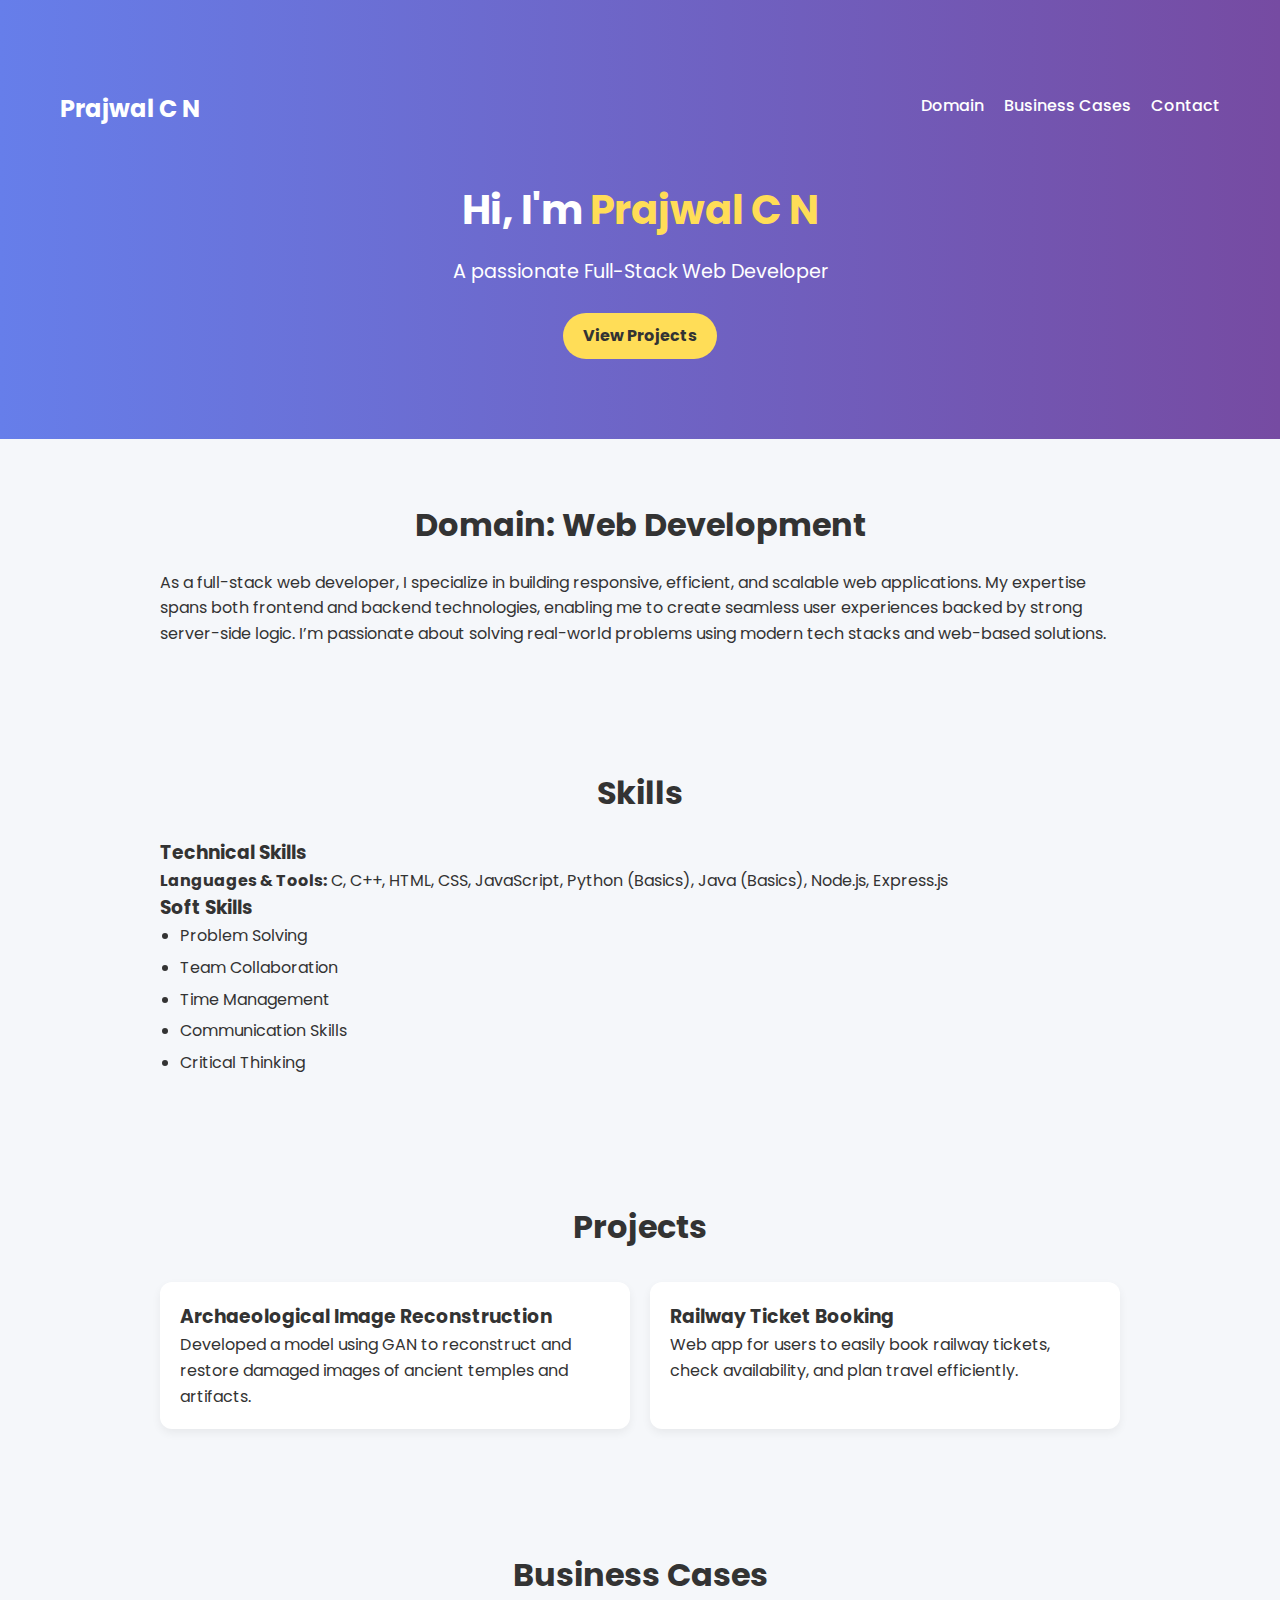
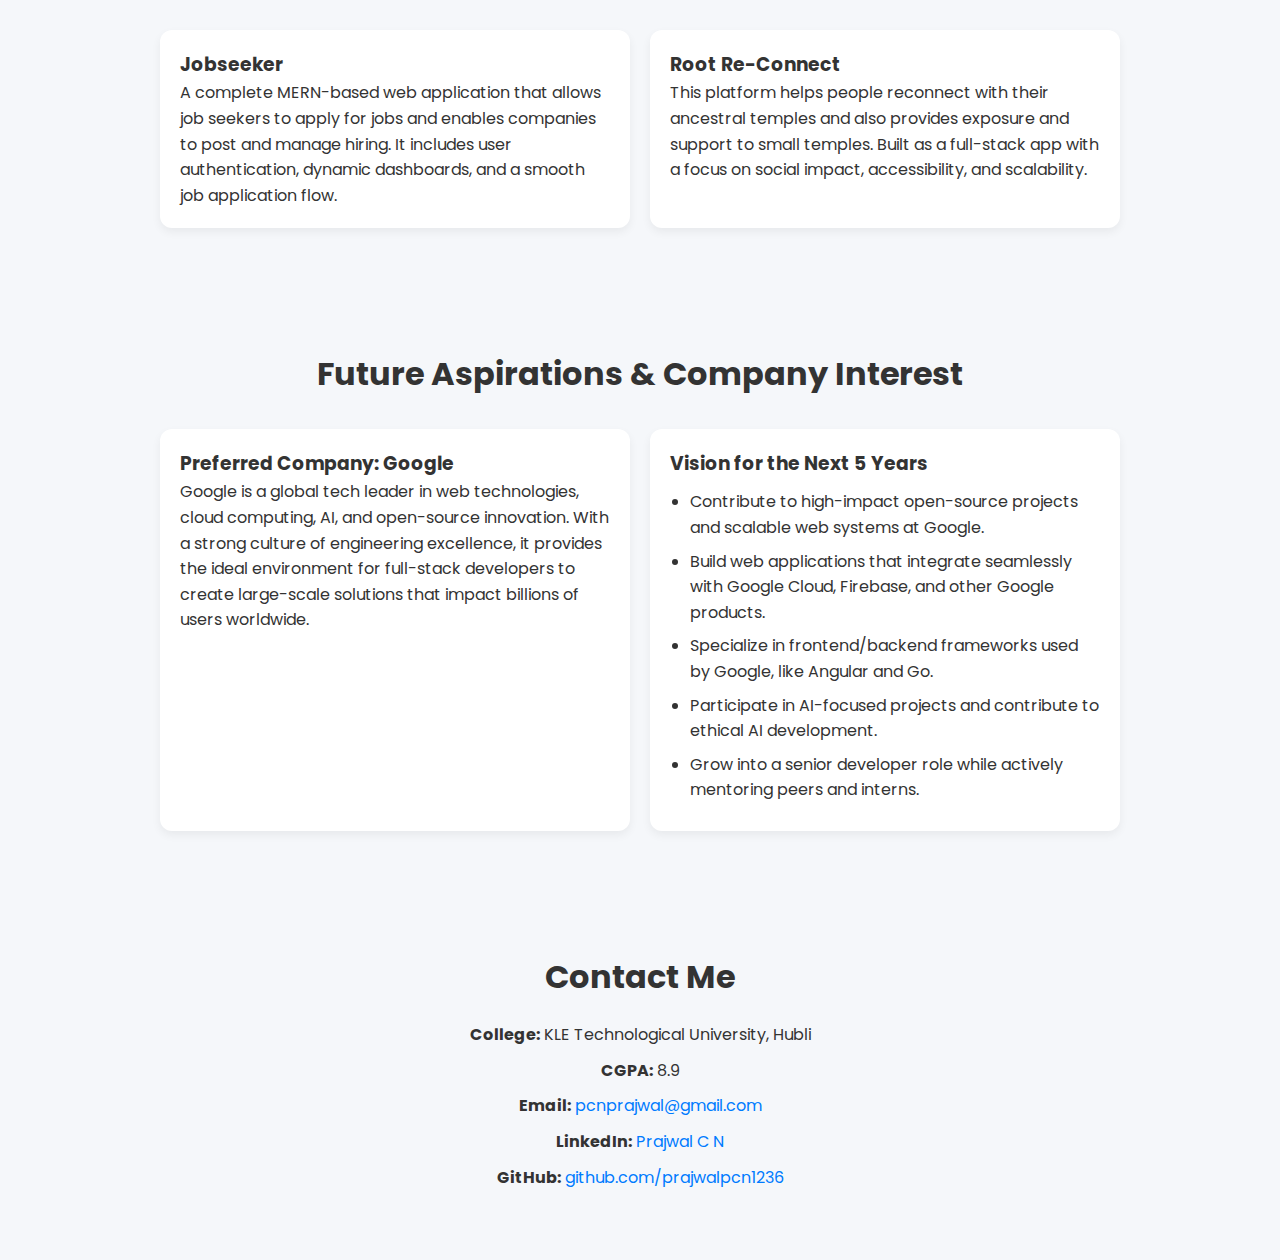
<file: index.html>
<!DOCTYPE html>
<html lang="en">
<head>
  <meta charset="UTF-8" />
  <meta name="viewport" content="width=device-width, initial-scale=1.0"/>
  <title>Prajwal C N | Full-Stack Web Developer</title>
  <link rel="stylesheet" href="styles.css" />
  <link href="https://fonts.googleapis.com/css2?family=Poppins:wght@300;600&display=swap" rel="stylesheet">
  
</head>
<body>
  <header class="hero">
    <nav class="navbar">
      <div class="logo">Prajwal C N</div>
      <ul class="nav-links">
        <li><a href="#domain">Domain</a></li>
        <li><a href="#projects">Business Cases</a></li>
        <li><a href="#contact">Contact</a></li>
      </ul>
    </nav>
    <div class="hero-content">
      <h1>Hi, I'm <span>Prajwal C N</span></h1>
      <p>A passionate Full-Stack Web Developer</p>
      <a href="#projects" class="btn">View Projects</a>
    </div>
  </header>

  <section id="domain" class="section">
    <h2>Domain: Web Development</h2>
    <p>
      As a full-stack web developer, I specialize in building responsive, efficient, and scalable web applications. My expertise spans both frontend and backend technologies, enabling me to create seamless user experiences backed by strong server-side logic. I’m passionate about solving real-world problems using modern tech stacks and web-based solutions.
    </p>
  </section>

  <section id="skills" class="section">
    <h2>Skills</h2>
  
    <h3>Technical Skills</h3>
    <p><strong>Languages & Tools:</strong> C, C++, HTML, CSS, JavaScript, Python (Basics), Java (Basics), Node.js, Express.js</p>
  
    <h3>Soft Skills</h3>
    <ul>
      <li>Problem Solving</li>
      <li>Team Collaboration</li>
      <li>Time Management</li>
      <li>Communication Skills</li>
      <li>Critical Thinking</li>
    </ul>
  </section>
  
  <section id="projects" class="section">
    <h2>Projects</h2>
    <div class="project-list">
      <div class="project-card">
        <h3>Archaeological Image Reconstruction</h3>
        <p>Developed a model using GAN to reconstruct and restore damaged images of ancient temples and artifacts.</p>
      </div>
      <div class="project-card">
        <h3>Railway Ticket Booking</h3>
        <p>Web app for users to easily book railway tickets, check availability, and plan travel efficiently.</p>
      </div>
    </div>
  </section>

  <section id="projects" class="section">
    <h2>Business Cases</h2>
    <div class="project-list">
      <div class="project-card">
        <h3>Jobseeker</h3>
        <p>A complete MERN-based web application that allows job seekers to apply for jobs and enables companies to post and manage hiring. It includes user authentication, dynamic dashboards, and a smooth job application flow.</p>
      </div>
      <div class="project-card">
        <h3>Root Re-Connect</h3>
        <p>This platform helps people reconnect with their ancestral temples and also provides exposure and support to small temples. Built as a full-stack app with a focus on social impact, accessibility, and scalability.</p>
      </div>
    </div>
  </section>

  
  <section id="future" class="section">
    <h2>Future Aspirations & Company Interest</h2>
    <div class="future-container">
      <div class="future-card">
        <h3>Preferred Company: Google</h3>
        <p>
          Google is a global tech leader in web technologies, cloud computing, AI, and open-source innovation. With a strong culture of engineering excellence, it provides the ideal environment for full-stack developers to create large-scale solutions that impact billions of users worldwide.
        </p>
      </div>
      <div class="future-card">
        <h3>Vision for the Next 5 Years</h3>
        <ul>
          <li>Contribute to high-impact open-source projects and scalable web systems at Google.</li>
          <li>Build web applications that integrate seamlessly with Google Cloud, Firebase, and other Google products.</li>
          <li>Specialize in frontend/backend frameworks used by Google, like Angular and Go.</li>
          <li>Participate in AI-focused projects and contribute to ethical AI development.</li>
          <li>Grow into a senior developer role while actively mentoring peers and interns.</li>
        </ul>
      </div>
    </div>
  </section>
  
  


  <section id="contact" class="section contact">
    <h2>Contact Me</h2>
    <p><strong>College:</strong> KLE Technological University, Hubli</p>
    <p><strong>CGPA:</strong> 8.9</p>
    <p><strong>Email:</strong> <a href="mailto:pcnprajwal@gmail.com">pcnprajwal@gmail.com</a></p>
    <p><strong>LinkedIn:</strong> <a href="https://www.linkedin.com/in/prajwal-c-n">Prajwal C N</a></p>
    <p><strong>GitHub:</strong> <a href="https://github.com/prajwalpcn1236">github.com/prajwalpcn1236</a></p>
  </section>

</body>
</html>
</file>
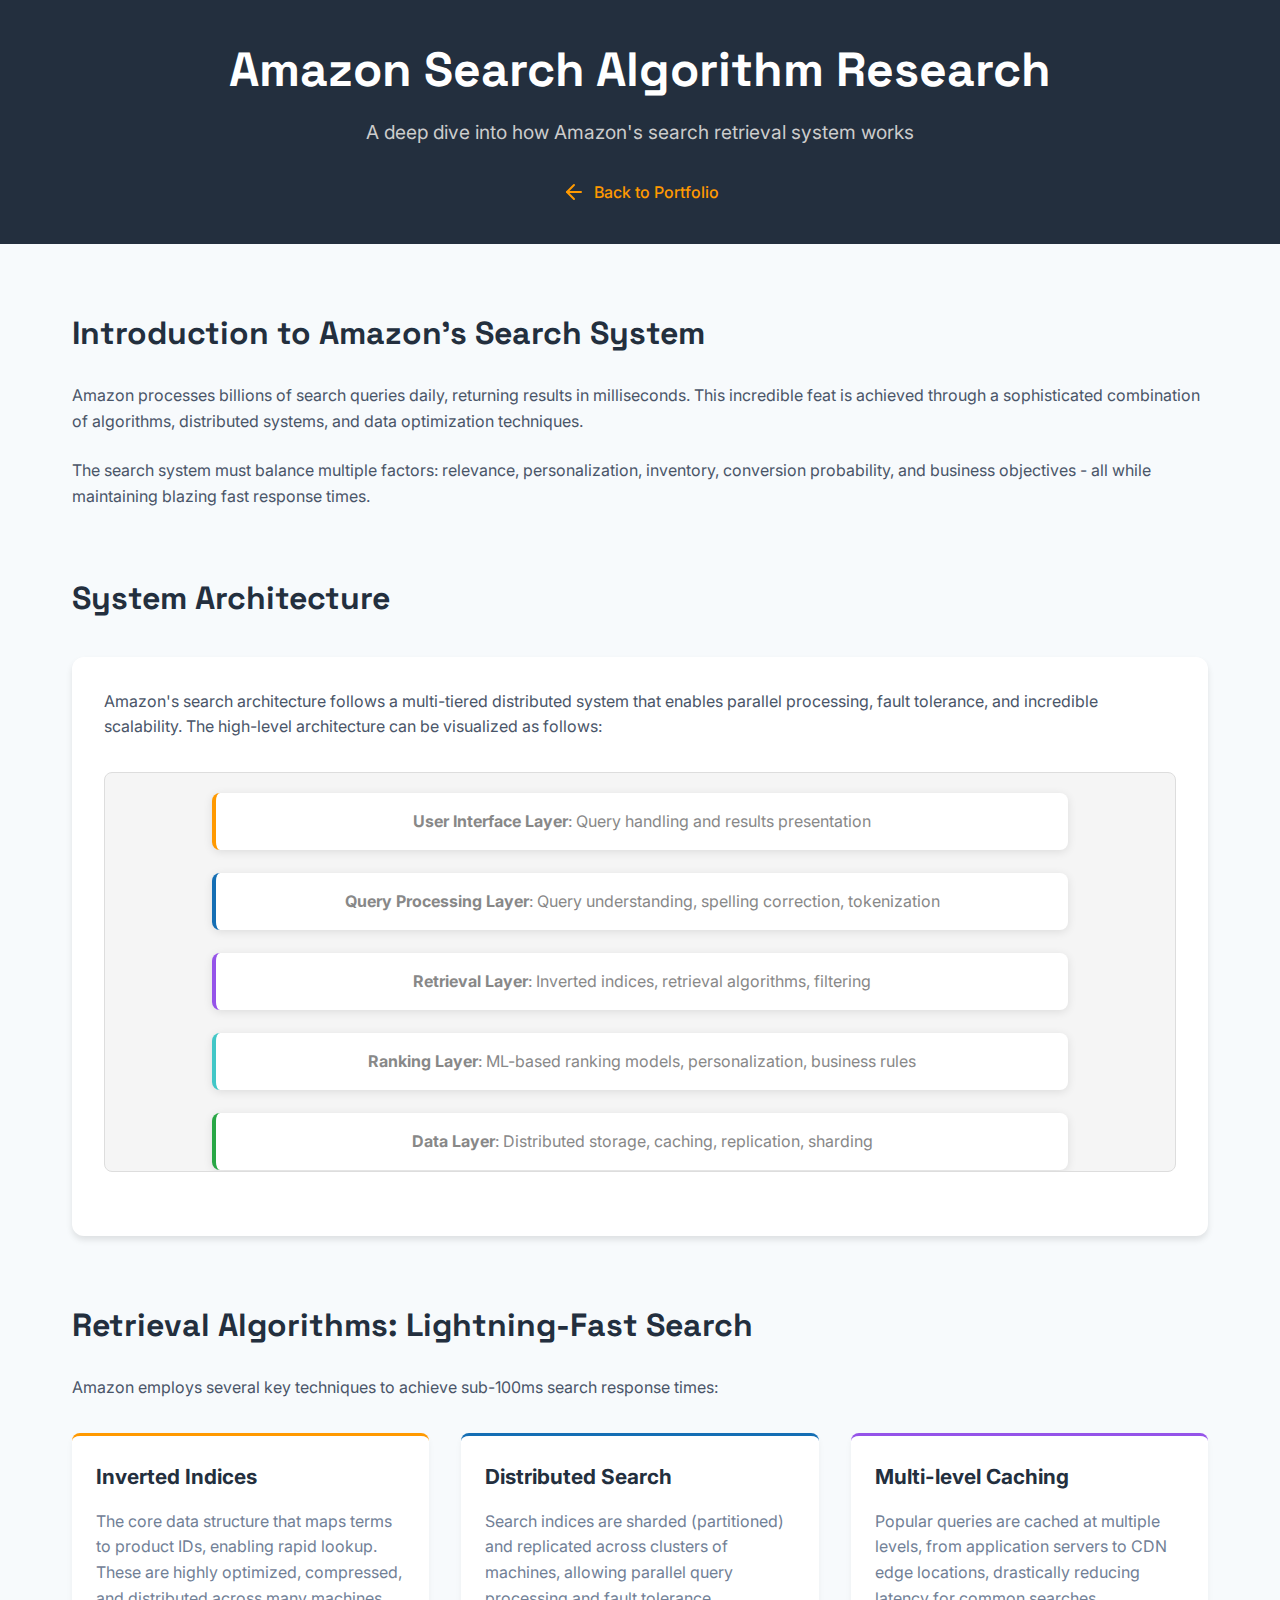
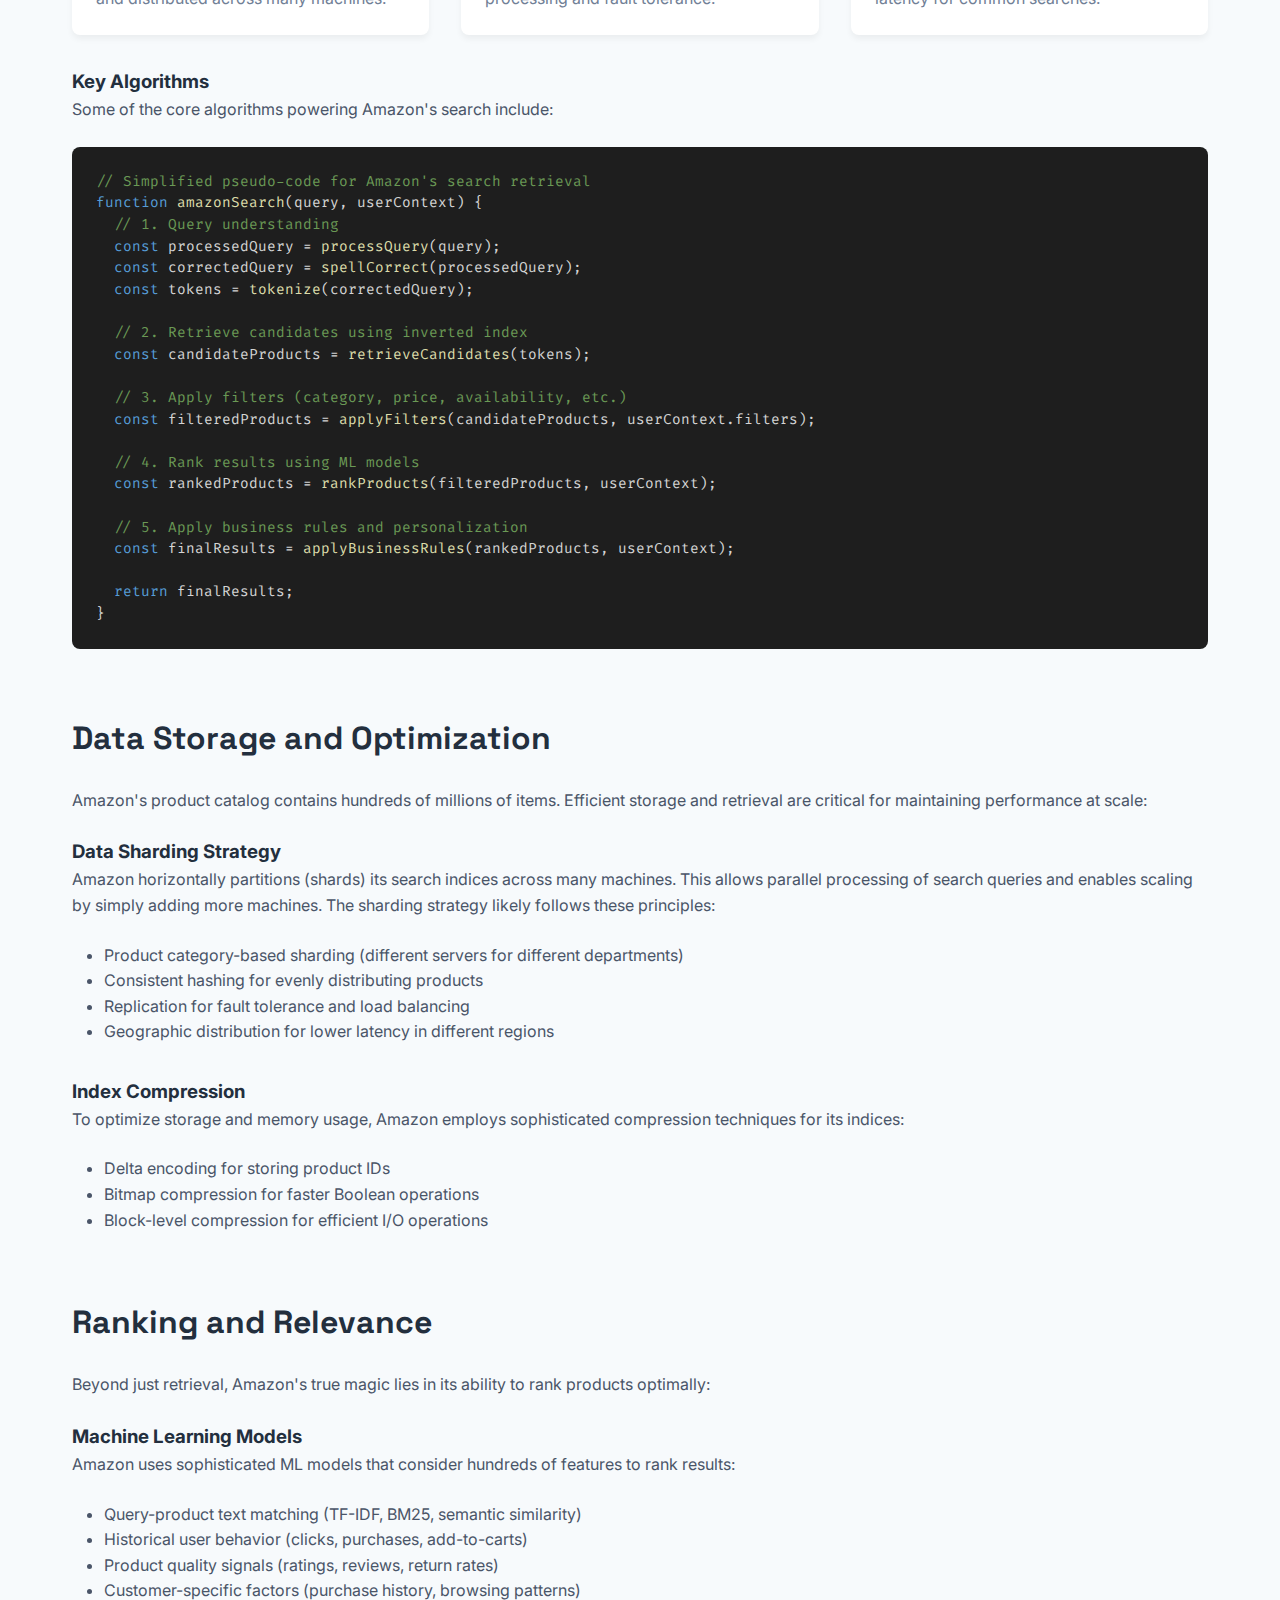
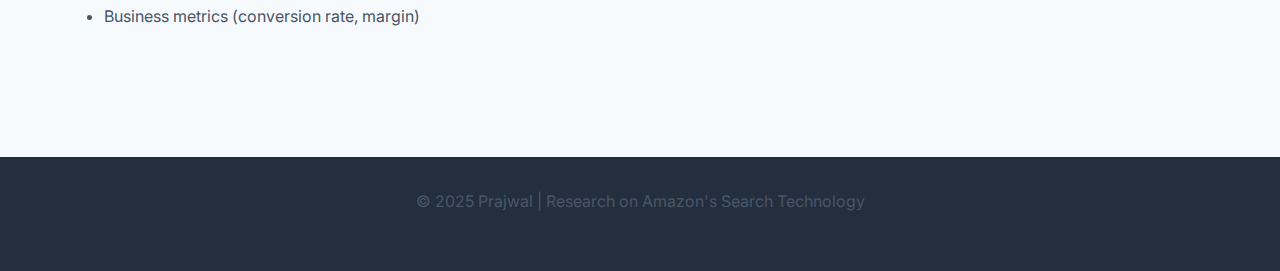
<file: amazon-research.html>
<!DOCTYPE html>
<html lang="en">
<head>
    <meta charset="UTF-8">
    <meta name="viewport" content="width=device-width, initial-scale=1.0">
    <title>Amazon Search Algorithm - Prajwal's Research</title>
    <!-- Google Fonts -->
    <link rel="preconnect" href="https://fonts.googleapis.com">
    <link rel="preconnect" href="https://fonts.gstatic.com" crossorigin>
    <link href="https://fonts.googleapis.com/css2?family=Inter:wght@300;400;500;600;700;800&family=Space+Grotesk:wght@400;500;600;700&family=Fira+Code:wght@300;400;500&display=swap" rel="stylesheet">
    <style>
        :root {
            --primary-color: #ff9900;
            --secondary-color: #146eb4;
            --text-primary: #232f3e;
            --text-secondary: #4a5568;
            --text-muted: #718096;
            --bg-primary: #ffffff;
            --bg-secondary: #f7fafc;
            --font-primary: 'Inter', system-ui, -apple-system, sans-serif;
            --font-heading: 'Space Grotesk', system-ui, -apple-system, sans-serif;
            --font-mono: 'Fira Code', 'SF Mono', Monaco, monospace;
        }
        
        * {
            margin: 0;
            padding: 0;
            box-sizing: border-box;
        }
        
        html {
            scroll-behavior: smooth;
        }
        
        body {
            font-family: var(--font-primary);
            line-height: 1.6;
            color: var(--text-primary);
            background-color: var(--bg-secondary);
        }
        
        header {
            background: var(--text-primary);
            color: white;
            padding: 2rem 0;
            text-align: center;
        }
        
        .container {
            max-width: 1200px;
            margin: 0 auto;
            padding: 0 2rem;
        }
        
        .header-content h1 {
            font-family: var(--font-heading);
            font-size: clamp(2rem, 5vw, 3rem);
            margin-bottom: 0.5rem;
        }
        
        .header-content p {
            color: #ccc;
            font-size: 1.2rem;
            max-width: 800px;
            margin: 0 auto;
        }
        
        .back-link {
            display: inline-flex;
            align-items: center;
            color: var(--primary-color);
            text-decoration: none;
            font-weight: 500;
            gap: 0.5rem;
            margin-top: 2rem;
            transition: all 0.3s ease;
        }
        
        .back-link:hover {
            color: white;
        }
        
        main {
            padding: 4rem 0;
        }
        
        .research-section {
            margin-bottom: 4rem;
        }
        
        h2 {
            font-family: var(--font-heading);
            font-size: 2rem;
            margin-bottom: 1.5rem;
            color: var(--text-primary);
        }
        
        p {
            margin-bottom: 1.5rem;
            color: var(--text-secondary);
        }
        
        .amazon-architecture {
            background: white;
            border-radius: 12px;
            padding: 2rem;
            margin: 2rem 0;
            box-shadow: 0 4px 6px rgba(0,0,0,0.1);
        }
        
        .architecture-diagram {
            width: 100%;
            height: 400px;
            background: #f5f5f5;
            border: 1px solid #ddd;
            border-radius: 8px;
            margin: 2rem 0;
            display: flex;
            align-items: center;
            justify-content: center;
            color: #888;
            position: relative;
            overflow: hidden;
        }
        
        .architecture-layer {
            position: absolute;
            left: 50%;
            transform: translateX(-50%);
            background: white;
            padding: 1rem;
            border-radius: 8px;
            width: 80%;
            text-align: center;
            box-shadow: 0 2px 10px rgba(0,0,0,0.1);
            transition: all 0.3s ease;
        }
        
        .layer-1 {
            top: 20px;
            border-left: 4px solid var(--primary-color);
        }
        
        .layer-2 {
            top: 100px;
            border-left: 4px solid var(--secondary-color);
        }
        
        .layer-3 {
            top: 180px;
            border-left: 4px solid #9553e9;
        }
        
        .layer-4 {
            top: 260px;
            border-left: 4px solid #41c7c7;
        }
        
        .layer-5 {
            top: 340px;
            border-left: 4px solid #28a745;
        }
        
        .architecture-layer:hover {
            transform: translateX(-50%) scale(1.05);
            box-shadow: 0 5px 15px rgba(0,0,0,0.2);
        }
        
        .architecture-diagram::before {
            content: '';
            position: absolute;
            top: 50%;
            left: 50%;
            width: 2px;
            height: 80%;
            background: #ddd;
            transform: translate(-50%, -50%);
            z-index: -1;
        }
        
        .architecture-diagram::after {
            content: '';
            position: absolute;
            top: 50%;
            left: 0;
            width: 100%;
            height: 2px;
            background: #ddd;
            transform: translateY(-50%);
            z-index: -1;
        }
        
        .performance-grid {
            display: grid;
            grid-template-columns: repeat(auto-fit, minmax(300px, 1fr));
            gap: 2rem;
            margin: 2rem 0;
        }
        
        .performance-card {
            background: white;
            border-radius: 8px;
            padding: 1.5rem;
            box-shadow: 0 4px 6px rgba(0,0,0,0.05);
            transition: all 0.3s ease;
            border-top: 3px solid var(--primary-color);
        }
        
        .performance-card:hover {
            transform: translateY(-5px);
            box-shadow: 0 10px 20px rgba(0,0,0,0.1);
        }
        
        .performance-card h3 {
            font-size: 1.3rem;
            margin-bottom: 1rem;
            color: var(--text-primary);
        }
        
        .performance-card p {
            color: var(--text-muted);
            margin-bottom: 0;
        }
        
        .performance-card:nth-child(2) {
            border-color: var(--secondary-color);
        }
        
        .performance-card:nth-child(3) {
            border-color: #9553e9;
        }
        
        .code-block {
            background: #1e1e1e;
            color: #d4d4d4;
            border-radius: 8px;
            padding: 1.5rem;
            margin: 1.5rem 0;
            overflow-x: auto;
            font-family: var(--font-mono);
            font-size: 0.9rem;
            line-height: 1.5;
        }
        
        .comment {
            color: #6a9955;
        }
        
        .keyword {
            color: #569cd6;
        }
        
        .string {
            color: #ce9178;
        }
        
        .function {
            color: #dcdcaa;
        }
        
        .footer {
            background: var(--text-primary);
            color: white;
            padding: 2rem 0;
            text-align: center;
        }
        
        @media (max-width: 768px) {
            .architecture-layer {
                width: 90%;
            }
            
            .performance-grid {
                grid-template-columns: 1fr;
            }
        }
    </style>
</head>
<body>
    <header>
        <div class="container">
            <div class="header-content">
                <h1>Amazon Search Algorithm Research</h1>
                <p>A deep dive into how Amazon's search retrieval system works</p>
                <a href="index.html" class="back-link">
                    <svg width="24" height="24" viewBox="0 0 24 24" fill="none" stroke="currentColor" stroke-width="2" stroke-linecap="round" stroke-linejoin="round">
                        <line x1="19" y1="12" x2="5" y2="12"></line>
                        <polyline points="12 19 5 12 12 5"></polyline>
                    </svg>
                    Back to Portfolio
                </a>
            </div>
        </div>
    </header>
    
    <main>
        <div class="container">
            <section class="research-section">
                <h2>Introduction to Amazon's Search System</h2>
                <p>
                    Amazon processes billions of search queries daily, returning results in milliseconds. 
                    This incredible feat is achieved through a sophisticated combination of algorithms, 
                    distributed systems, and data optimization techniques.
                </p>
                <p>
                    The search system must balance multiple factors: relevance, personalization, inventory, 
                    conversion probability, and business objectives - all while maintaining blazing fast response times.
                </p>
            </section>
            
            <section class="research-section">
                <h2>System Architecture</h2>
                <div class="amazon-architecture">
                    <p>
                        Amazon's search architecture follows a multi-tiered distributed system that enables 
                        parallel processing, fault tolerance, and incredible scalability. The high-level 
                        architecture can be visualized as follows:
                    </p>
                    <div class="architecture-diagram">
                        <div class="architecture-layer layer-1">
                            <strong>User Interface Layer</strong>: Query handling and results presentation
                        </div>
                        <div class="architecture-layer layer-2">
                            <strong>Query Processing Layer</strong>: Query understanding, spelling correction, tokenization
                        </div>
                        <div class="architecture-layer layer-3">
                            <strong>Retrieval Layer</strong>: Inverted indices, retrieval algorithms, filtering
                        </div>
                        <div class="architecture-layer layer-4">
                            <strong>Ranking Layer</strong>: ML-based ranking models, personalization, business rules
                        </div>
                        <div class="architecture-layer layer-5">
                            <strong>Data Layer</strong>: Distributed storage, caching, replication, sharding
                        </div>
                    </div>
                </div>
            </section>
            
            <section class="research-section">
                <h2>Retrieval Algorithms: Lightning-Fast Search</h2>
                <p>
                    Amazon employs several key techniques to achieve sub-100ms search response times:
                </p>
                <div class="performance-grid">
                    <div class="performance-card">
                        <h3>Inverted Indices</h3>
                        <p>
                            The core data structure that maps terms to product IDs, enabling rapid lookup.
                            These are highly optimized, compressed, and distributed across many machines.
                        </p>
                    </div>
                    <div class="performance-card">
                        <h3>Distributed Search</h3>
                        <p>
                            Search indices are sharded (partitioned) and replicated across clusters of machines,
                            allowing parallel query processing and fault tolerance.
                        </p>
                    </div>
                    <div class="performance-card">
                        <h3>Multi-level Caching</h3>
                        <p>
                            Popular queries are cached at multiple levels, from application servers to CDN edge locations,
                            drastically reducing latency for common searches.
                        </p>
                    </div>
                </div>
                
                <h3>Key Algorithms</h3>
                <p>
                    Some of the core algorithms powering Amazon's search include:
                </p>
                
                <div class="code-block">
                    <span class="comment">// Simplified pseudo-code for Amazon's search retrieval</span><br>
                    <span class="keyword">function</span> <span class="function">amazonSearch</span>(query, userContext) {<br>
                    &nbsp;&nbsp;<span class="comment">// 1. Query understanding</span><br>
                    &nbsp;&nbsp;<span class="keyword">const</span> processedQuery = <span class="function">processQuery</span>(query);<br>
                    &nbsp;&nbsp;<span class="keyword">const</span> correctedQuery = <span class="function">spellCorrect</span>(processedQuery);<br>
                    &nbsp;&nbsp;<span class="keyword">const</span> tokens = <span class="function">tokenize</span>(correctedQuery);<br>
                    <br>
                    &nbsp;&nbsp;<span class="comment">// 2. Retrieve candidates using inverted index</span><br>
                    &nbsp;&nbsp;<span class="keyword">const</span> candidateProducts = <span class="function">retrieveCandidates</span>(tokens);<br>
                    <br>
                    &nbsp;&nbsp;<span class="comment">// 3. Apply filters (category, price, availability, etc.)</span><br>
                    &nbsp;&nbsp;<span class="keyword">const</span> filteredProducts = <span class="function">applyFilters</span>(candidateProducts, userContext.filters);<br>
                    <br>
                    &nbsp;&nbsp;<span class="comment">// 4. Rank results using ML models</span><br>
                    &nbsp;&nbsp;<span class="keyword">const</span> rankedProducts = <span class="function">rankProducts</span>(filteredProducts, userContext);<br>
                    <br>
                    &nbsp;&nbsp;<span class="comment">// 5. Apply business rules and personalization</span><br>
                    &nbsp;&nbsp;<span class="keyword">const</span> finalResults = <span class="function">applyBusinessRules</span>(rankedProducts, userContext);<br>
                    <br>
                    &nbsp;&nbsp;<span class="keyword">return</span> finalResults;<br>
                    }
                </div>
            </section>
            
            <section class="research-section">
                <h2>Data Storage and Optimization</h2>
                <p>
                    Amazon's product catalog contains hundreds of millions of items. Efficient storage and retrieval
                    are critical for maintaining performance at scale:
                </p>
                
                <h3>Data Sharding Strategy</h3>
                <p>
                    Amazon horizontally partitions (shards) its search indices across many machines. 
                    This allows parallel processing of search queries and enables scaling by simply adding more machines.
                    The sharding strategy likely follows these principles:
                </p>
                
                <ul style="margin-bottom: 2rem; padding-left: 2rem; color: var(--text-secondary);">
                    <li>Product category-based sharding (different servers for different departments)</li>
                    <li>Consistent hashing for evenly distributing products</li>
                    <li>Replication for fault tolerance and load balancing</li>
                    <li>Geographic distribution for lower latency in different regions</li>
                </ul>
                
                <h3>Index Compression</h3>
                <p>
                    To optimize storage and memory usage, Amazon employs sophisticated compression techniques for its indices:
                </p>
                <ul style="margin-bottom: 2rem; padding-left: 2rem; color: var(--text-secondary);">
                    <li>Delta encoding for storing product IDs</li>
                    <li>Bitmap compression for faster Boolean operations</li>
                    <li>Block-level compression for efficient I/O operations</li>
                </ul>
            </section>
            
            <section class="research-section">
                <h2>Ranking and Relevance</h2>
                <p>
                    Beyond just retrieval, Amazon's true magic lies in its ability to rank products optimally:
                </p>
                
                <h3>Machine Learning Models</h3>
                <p>
                    Amazon uses sophisticated ML models that consider hundreds of features to rank results:
                </p>
                <ul style="padding-left: 2rem; color: var(--text-secondary);">
                    <li>Query-product text matching (TF-IDF, BM25, semantic similarity)</li>
                    <li>Historical user behavior (clicks, purchases, add-to-carts)</li>
                    <li>Product quality signals (ratings, reviews, return rates)</li>
                    <li>Customer-specific factors (purchase history, browsing patterns)</li>
                    <li>Business metrics (conversion rate, margin)</li>
                </ul>
            </section>
        </div>
    </main>
    
    <footer class="footer">
        <div class="container">
            <p>© 2025 Prajwal | Research on Amazon's Search Technology</p>
        </div>
    </footer>
</body>
</html>
</file>
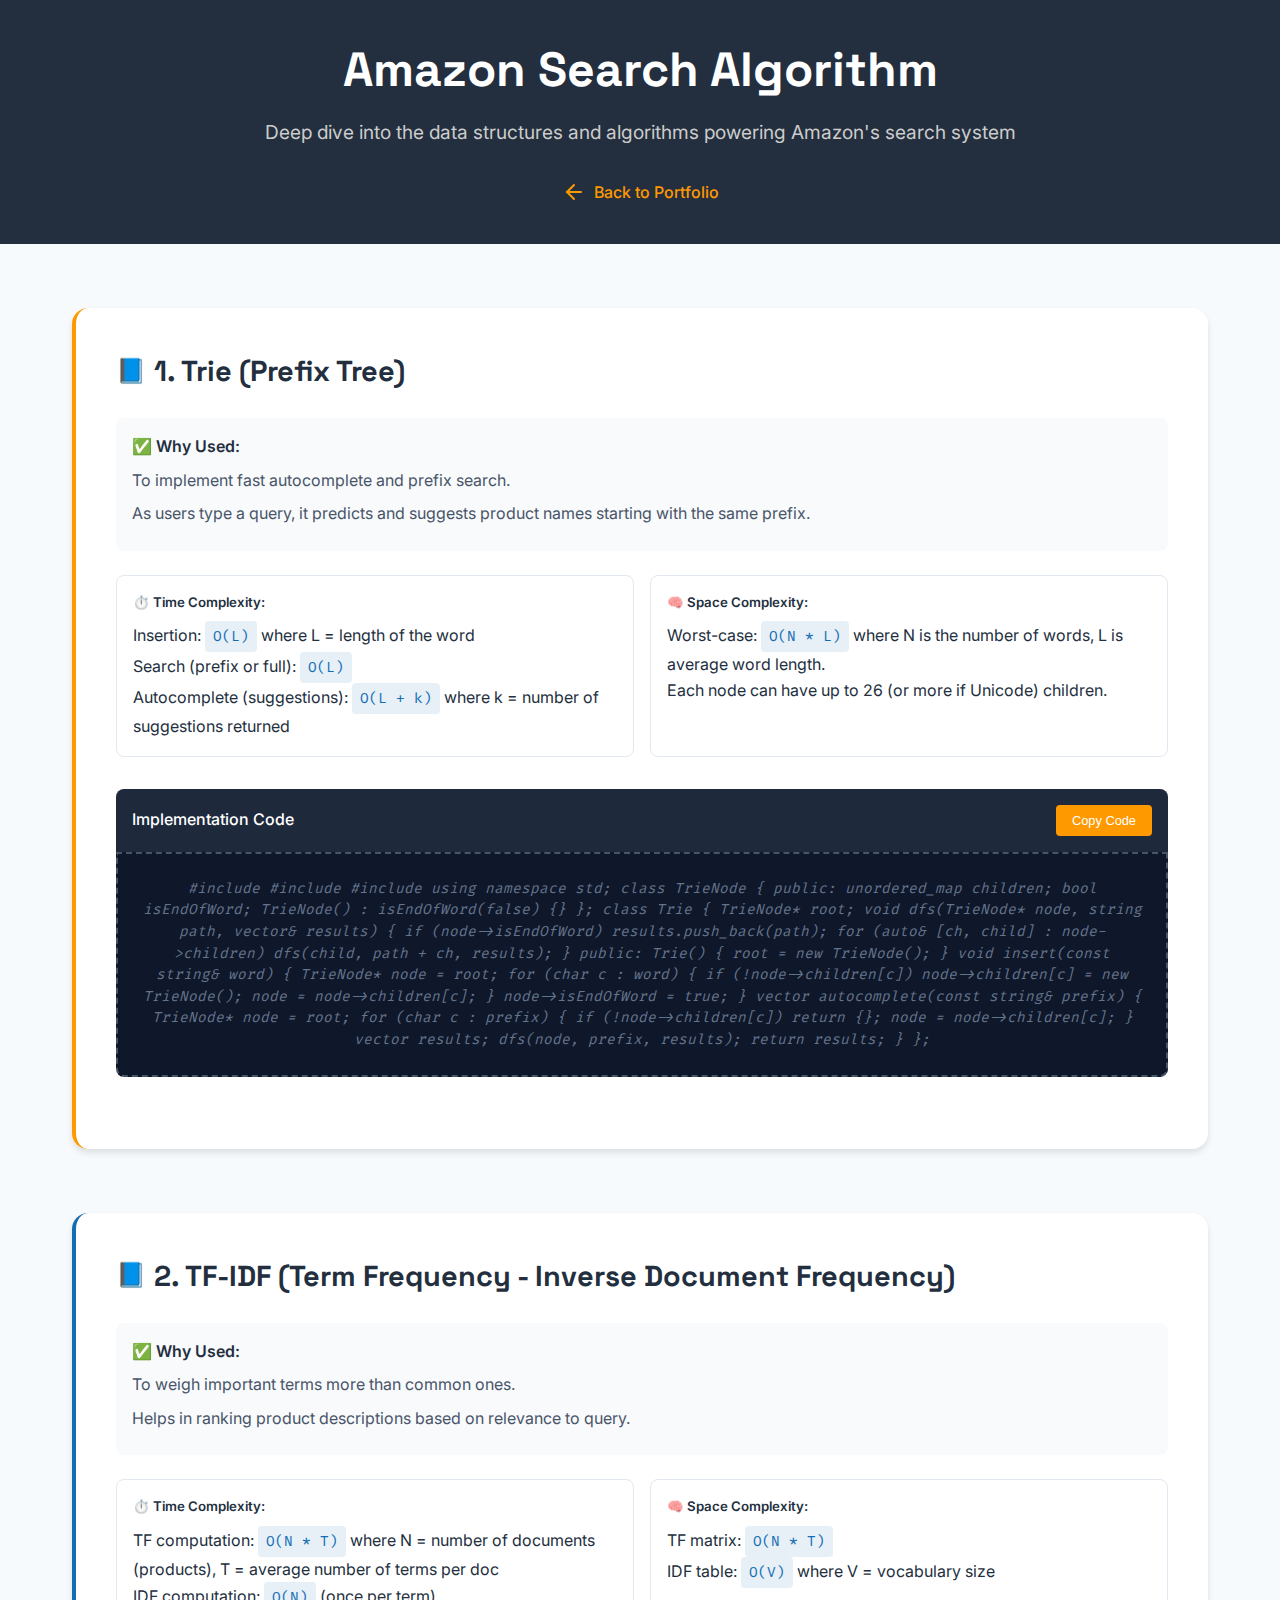
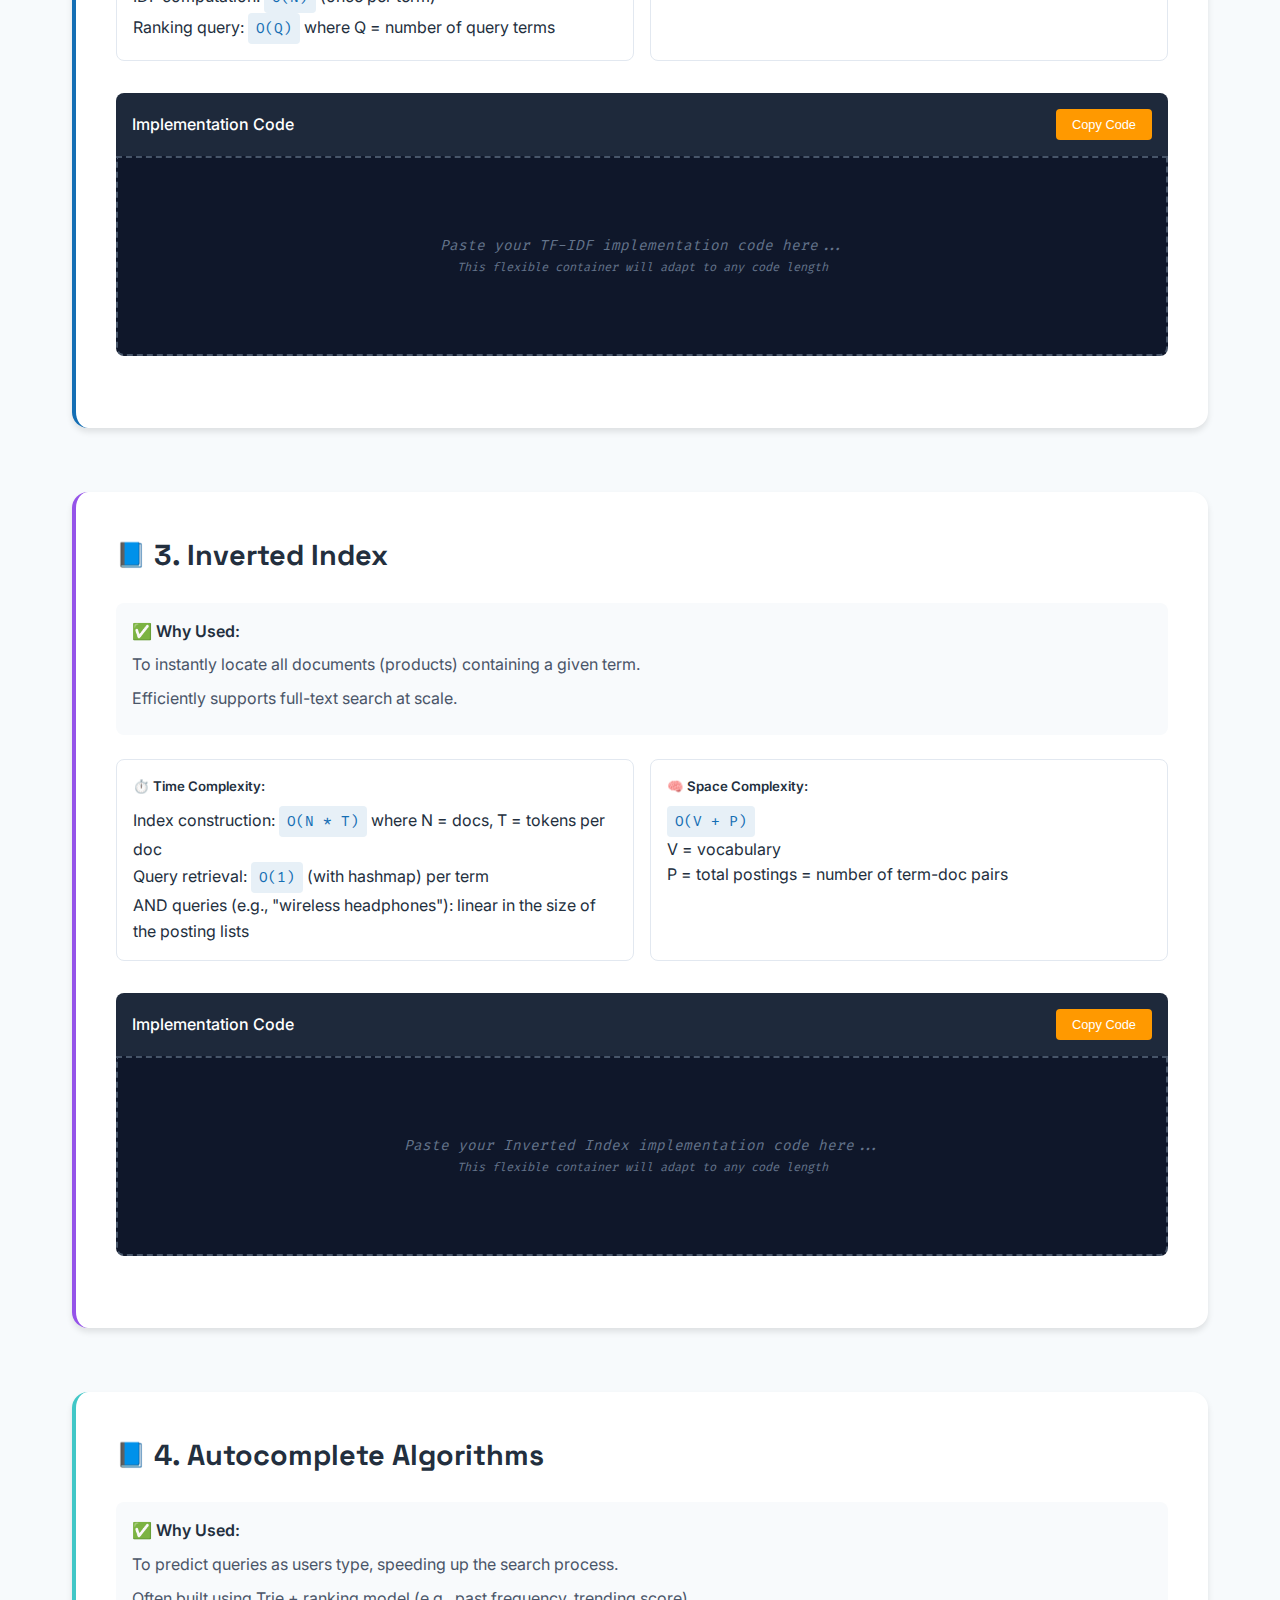
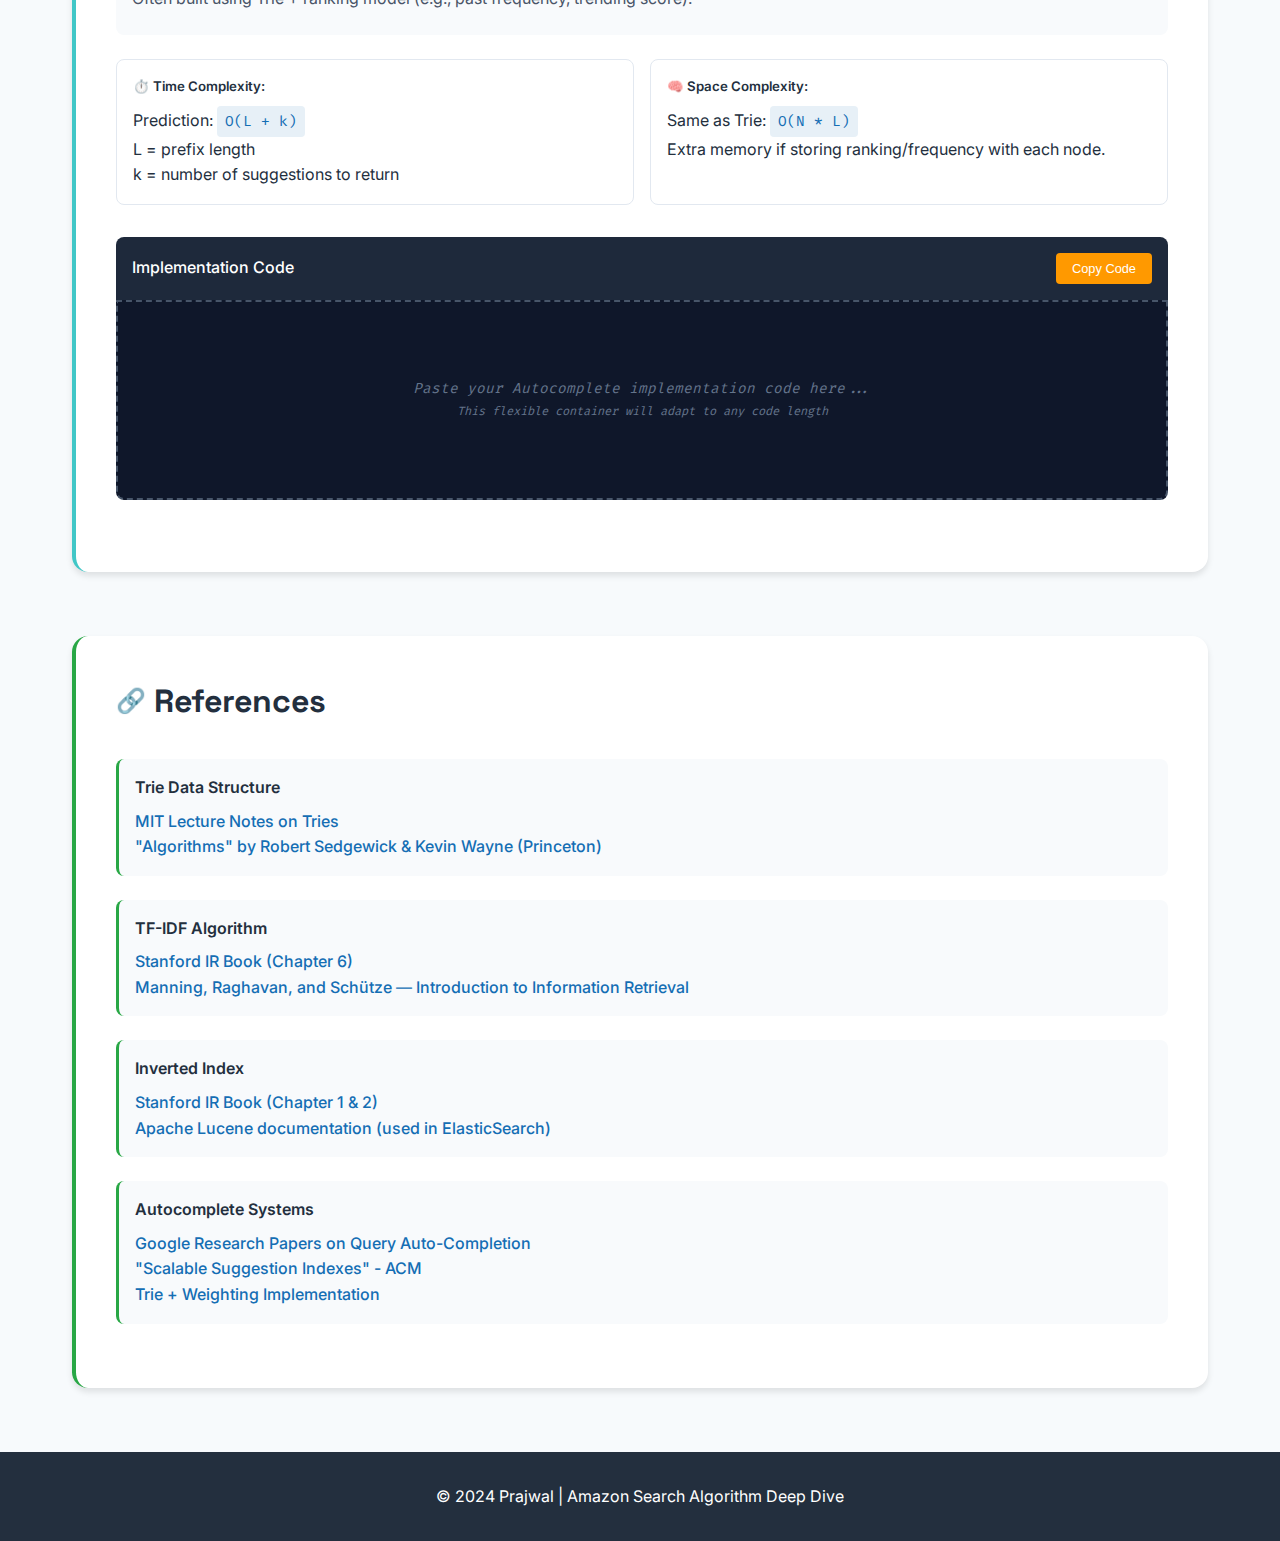
<file: amazon-search-details.html>
<!DOCTYPE html>
<html lang="en">
<head>
    <meta charset="UTF-8">
    <meta name="viewport" content="width=device-width, initial-scale=1.0">
    <title>Amazon Search Algorithm - Data Structures & Algorithms</title>
    <!-- Google Fonts -->
    <link rel="preconnect" href="https://fonts.googleapis.com">
    <link rel="preconnect" href="https://fonts.gstatic.com" crossorigin>
    <link href="https://fonts.googleapis.com/css2?family=Inter:wght@300;400;500;600;700;800&family=Space+Grotesk:wght@400;500;600;700&family=Fira+Code:wght@300;400;500&display=swap" rel="stylesheet">
    <style>
        :root {
            --primary-color: #ff9900;
            --secondary-color: #146eb4;
            --text-primary: #232f3e;
            --text-secondary: #4a5568;
            --text-muted: #718096;
            --bg-primary: #ffffff;
            --bg-secondary: #f7fafc;
            --font-primary: 'Inter', system-ui, -apple-system, sans-serif;
            --font-heading: 'Space Grotesk', system-ui, -apple-system, sans-serif;
            --font-mono: 'Fira Code', 'SF Mono', Monaco, monospace;
        }
        
        * {
            margin: 0;
            padding: 0;
            box-sizing: border-box;
        }
        
        html {
            scroll-behavior: smooth;
        }
        
        body {
            font-family: var(--font-primary);
            line-height: 1.6;
            color: var(--text-primary);
            background-color: var(--bg-secondary);
        }
        
        header {
            background: var(--text-primary);
            color: white;
            padding: 2rem 0;
            text-align: center;
        }
        
        .container {
            max-width: 1200px;
            margin: 0 auto;
            padding: 0 2rem;
        }
        
        .header-content h1 {
            font-family: var(--font-heading);
            font-size: clamp(2rem, 5vw, 3rem);
            margin-bottom: 0.5rem;
        }
        
        .header-content p {
            color: #ccc;
            font-size: 1.2rem;
            max-width: 800px;
            margin: 0 auto;
        }
        
        .back-link {
            display: inline-flex;
            align-items: center;
            color: var(--primary-color);
            text-decoration: none;
            font-weight: 500;
            gap: 0.5rem;
            margin-top: 2rem;
            transition: all 0.3s ease;
        }
        
        .back-link:hover {
            color: white;
        }
        
        main {
            padding: 4rem 0;
        }
        
        .algorithm-section {
            margin-bottom: 4rem;
            background: white;
            border-radius: 16px;
            padding: 2.5rem;
            box-shadow: 0 4px 6px rgba(0,0,0,0.1);
            border-left: 4px solid var(--primary-color);
            transition: transform 0.3s ease, box-shadow 0.3s ease;
        }
        
        .algorithm-section:hover {
            transform: translateY(-2px);
            box-shadow: 0 8px 15px rgba(0,0,0,0.15);
        }
        
        .algorithm-section:nth-child(even) {
            border-left-color: var(--secondary-color);
        }
        
        .algorithm-section:nth-child(3) {
            border-left-color: #9553e9;
        }
        
        .algorithm-section:nth-child(4) {
            border-left-color: #41c7c7;
        }
        
        .algorithm-title {
            font-family: var(--font-heading);
            font-size: 1.8rem;
            margin-bottom: 1.5rem;
            color: var(--text-primary);
            display: flex;
            align-items: center;
            gap: 0.5rem;
        }
        
        .algorithm-emoji {
            font-size: 1.5rem;
        }
        
        .section-block {
            margin-bottom: 1.5rem;
            padding: 1rem;
            border-radius: 8px;
            background-color: #f8fafc;
        }
        
        .section-block h4 {
            font-weight: 600;
            margin-bottom: 0.5rem;
            color: var(--text-primary);
            display: flex;
            align-items: center;
            gap: 0.5rem;
        }
        
        .section-block p {
            color: var(--text-secondary);
            margin-bottom: 0.5rem;
        }
        
        .complexity-grid {
            display: grid;
            grid-template-columns: 1fr 1fr;
            gap: 1rem;
            margin: 1rem 0;
        }
        
        .complexity-item {
            background: white;
            padding: 1rem;
            border-radius: 8px;
            border: 1px solid #e2e8f0;
        }
        
        .complexity-item h5 {
            font-weight: 600;
            margin-bottom: 0.5rem;
            color: var(--text-primary);
        }
        
        .complexity-value {
            font-family: var(--font-mono);
            font-size: 0.9rem;
            color: var(--secondary-color);
            background: rgba(20, 110, 180, 0.1);
            padding: 0.25rem 0.5rem;
            border-radius: 4px;
            display: inline-block;
        }
        
        .code-snippet-container {
            margin: 2rem 0;
            position: relative;
        }
        
        .code-snippet-header {
            background: #1e293b;
            color: white;
            padding: 1rem;
            border-radius: 8px 8px 0 0;
            font-weight: 500;
            display: flex;
            justify-content: space-between;
            align-items: center;
        }
        
        .code-snippet {
            background: #0f172a;
            color: #e2e8f0;
            padding: 1.5rem;
            border-radius: 0 0 8px 8px;
            overflow-x: auto;
            font-family: var(--font-mono);
            font-size: 0.9rem;
            line-height: 1.5;
            min-height: 200px;
            border: 2px dashed #475569;
            display: flex;
            align-items: center;
            justify-content: center;
            text-align: center;
            position: relative;
        }
        
        .code-placeholder {
            color: #64748b;
            font-style: italic;
        }
        
        .copy-btn {
            background: var(--primary-color);
            color: white;
            border: none;
            padding: 0.5rem 1rem;
            border-radius: 4px;
            cursor: pointer;
            font-size: 0.8rem;
            transition: background 0.3s ease;
        }
        
        .copy-btn:hover {
            background: #e68900;
        }
        
        .references-section {
            background: white;
            border-radius: 16px;
            padding: 2.5rem;
            box-shadow: 0 4px 6px rgba(0,0,0,0.1);
            border-left: 4px solid #28a745;
        }
        
        .references-section h2 {
            font-family: var(--font-heading);
            font-size: 2rem;
            margin-bottom: 2rem;
            color: var(--text-primary);
            display: flex;
            align-items: center;
            gap: 0.5rem;
        }
        
        .reference-item {
            margin-bottom: 1.5rem;
            padding: 1rem;
            background: #f8fafc;
            border-radius: 8px;
            border-left: 3px solid #28a745;
        }
        
        .reference-item h4 {
            font-weight: 600;
            color: var(--text-primary);
            margin-bottom: 0.5rem;
        }
        
        .reference-item a {
            color: var(--secondary-color);
            text-decoration: none;
            font-weight: 500;
        }
        
        .reference-item a:hover {
            text-decoration: underline;
        }
        
        .footer {
            background: var(--text-primary);
            color: white;
            padding: 2rem 0;
            text-align: center;
        }
        
        @media (max-width: 768px) {
            .complexity-grid {
                grid-template-columns: 1fr;
            }
            
            .algorithm-section {
                padding: 1.5rem;
            }
            
            .code-snippet-header {
                flex-direction: column;
                gap: 1rem;
                align-items: flex-start;
            }
        }
    </style>
</head>
<body>
    <header>
        <div class="container">
            <div class="header-content">
                <h1>Amazon Search Algorithm</h1>
                <p>Deep dive into the data structures and algorithms powering Amazon's search system</p>
                <a href="index.html" class="back-link">
                    <svg width="24" height="24" viewBox="0 0 24 24" fill="none" stroke="currentColor" stroke-width="2" stroke-linecap="round" stroke-linejoin="round">
                        <line x1="19" y1="12" x2="5" y2="12"></line>
                        <polyline points="12 19 5 12 12 5"></polyline>
                    </svg>
                    Back to Portfolio
                </a>
            </div>
        </div>
    </header>
    
    <main>
        <div class="container">
            <section class="algorithm-section">
                <h3 class="algorithm-title">
                    <span class="algorithm-emoji">📘</span>
                    1. Trie (Prefix Tree)
                </h3>
                
                <div class="section-block">
                    <h4>✅ Why Used:</h4>
                    <p>To implement fast autocomplete and prefix search.</p>
                    <p>As users type a query, it predicts and suggests product names starting with the same prefix.</p>
                </div>
                
                <div class="complexity-grid">
                    <div class="complexity-item">
                        <h5>⏱️ Time Complexity:</h5>
                        <p>Insertion: <span class="complexity-value">O(L)</span> where L = length of the word</p>
                        <p>Search (prefix or full): <span class="complexity-value">O(L)</span></p>
                        <p>Autocomplete (suggestions): <span class="complexity-value">O(L + k)</span> where k = number of suggestions returned</p>
                    </div>
                    <div class="complexity-item">
                        <h5>🧠 Space Complexity:</h5>
                        <p>Worst-case: <span class="complexity-value">O(N * L)</span> where N is the number of words, L is average word length.</p>
                        <p>Each node can have up to 26 (or more if Unicode) children.</p>
                    </div>
                </div>
                
                <div class="code-snippet-container">
                    <div class="code-snippet-header">
                        <span>Implementation Code</span>
                        <button class="copy-btn" onclick="copyCode(this)">Copy Code</button>
                    </div>
                    <div class="code-snippet">
                        <div class="code-placeholder">
                            <p>
                                #include <iostream>
                                #include <unordered_map>
                                #include <vector>
                                using namespace std;
                                
                                class TrieNode {
                                public:
                                    unordered_map<char, TrieNode*> children;
                                    bool isEndOfWord;
                                
                                    TrieNode() : isEndOfWord(false) {}
                                };
                                
                                class Trie {
                                    TrieNode* root;
                                
                                    void dfs(TrieNode* node, string path, vector<string>& results) {
                                        if (node->isEndOfWord)
                                            results.push_back(path);
                                
                                        for (auto& [ch, child] : node->children)
                                            dfs(child, path + ch, results);
                                    }
                                
                                public:
                                    Trie() {
                                        root = new TrieNode();
                                    }
                                
                                    void insert(const string& word) {
                                        TrieNode* node = root;
                                        for (char c : word) {
                                            if (!node->children[c])
                                                node->children[c] = new TrieNode();
                                            node = node->children[c];
                                        }
                                        node->isEndOfWord = true;
                                    }
                                
                                    vector<string> autocomplete(const string& prefix) {
                                        TrieNode* node = root;
                                        for (char c : prefix) {
                                            if (!node->children[c]) return {};
                                            node = node->children[c];
                                        }
                                
                                        vector<string> results;
                                        dfs(node, prefix, results);
                                        return results;
                                    }
                                };

                            
                            </p>
                        </div>
                    </div>
                </div>
            </section>
            
            <section class="algorithm-section">
                <h3 class="algorithm-title">
                    <span class="algorithm-emoji">📘</span>
                    2. TF-IDF (Term Frequency - Inverse Document Frequency)
                </h3>
                
                <div class="section-block">
                    <h4>✅ Why Used:</h4>
                    <p>To weigh important terms more than common ones.</p>
                    <p>Helps in ranking product descriptions based on relevance to query.</p>
                </div>
                
                <div class="complexity-grid">
                    <div class="complexity-item">
                        <h5>⏱️ Time Complexity:</h5>
                        <p>TF computation: <span class="complexity-value">O(N * T)</span> where N = number of documents (products), T = average number of terms per doc</p>
                        <p>IDF computation: <span class="complexity-value">O(N)</span> (once per term)</p>
                        <p>Ranking query: <span class="complexity-value">O(Q)</span> where Q = number of query terms</p>
                    </div>
                    <div class="complexity-item">
                        <h5>🧠 Space Complexity:</h5>
                        <p>TF matrix: <span class="complexity-value">O(N * T)</span></p>
                        <p>IDF table: <span class="complexity-value">O(V)</span> where V = vocabulary size</p>
                    </div>
                </div>
                
                <div class="code-snippet-container">
                    <div class="code-snippet-header">
                        <span>Implementation Code</span>
                        <button class="copy-btn" onclick="copyCode(this)">Copy Code</button>
                    </div>
                    <div class="code-snippet">
                        <div class="code-placeholder">
                            Paste your TF-IDF implementation code here...<br>
                            <small>This flexible container will adapt to any code length</small>
                        </div>
                    </div>
                </div>
            </section>
            
            <section class="algorithm-section">
                <h3 class="algorithm-title">
                    <span class="algorithm-emoji">📘</span>
                    3. Inverted Index
                </h3>
                
                <div class="section-block">
                    <h4>✅ Why Used:</h4>
                    <p>To instantly locate all documents (products) containing a given term.</p>
                    <p>Efficiently supports full-text search at scale.</p>
                </div>
                
                <div class="complexity-grid">
                    <div class="complexity-item">
                        <h5>⏱️ Time Complexity:</h5>
                        <p>Index construction: <span class="complexity-value">O(N * T)</span> where N = docs, T = tokens per doc</p>
                        <p>Query retrieval: <span class="complexity-value">O(1)</span> (with hashmap) per term</p>
                        <p>AND queries (e.g., "wireless headphones"): linear in the size of the posting lists</p>
                    </div>
                    <div class="complexity-item">
                        <h5>🧠 Space Complexity:</h5>
                        <p><span class="complexity-value">O(V + P)</span></p>
                        <p>V = vocabulary</p>
                        <p>P = total postings = number of term-doc pairs</p>
                    </div>
                </div>
                
                <div class="code-snippet-container">
                    <div class="code-snippet-header">
                        <span>Implementation Code</span>
                        <button class="copy-btn" onclick="copyCode(this)">Copy Code</button>
                    </div>
                    <div class="code-snippet">
                        <div class="code-placeholder">
                            Paste your Inverted Index implementation code here...<br>
                            <small>This flexible container will adapt to any code length</small>
                        </div>
                    </div>
                </div>
            </section>
            
            <section class="algorithm-section">
                <h3 class="algorithm-title">
                    <span class="algorithm-emoji">📘</span>
                    4. Autocomplete Algorithms
                </h3>
                
                <div class="section-block">
                    <h4>✅ Why Used:</h4>
                    <p>To predict queries as users type, speeding up the search process.</p>
                    <p>Often built using Trie + ranking model (e.g., past frequency, trending score).</p>
                </div>
                
                <div class="complexity-grid">
                    <div class="complexity-item">
                        <h5>⏱️ Time Complexity:</h5>
                        <p>Prediction: <span class="complexity-value">O(L + k)</span></p>
                        <p>L = prefix length</p>
                        <p>k = number of suggestions to return</p>
                    </div>
                    <div class="complexity-item">
                        <h5>🧠 Space Complexity:</h5>
                        <p>Same as Trie: <span class="complexity-value">O(N * L)</span></p>
                        <p>Extra memory if storing ranking/frequency with each node.</p>
                    </div>
                </div>
                
                <div class="code-snippet-container">
                    <div class="code-snippet-header">
                        <span>Implementation Code</span>
                        <button class="copy-btn" onclick="copyCode(this)">Copy Code</button>
                    </div>
                    <div class="code-snippet">
                        <div class="code-placeholder">
                            Paste your Autocomplete implementation code here...<br>
                            <small>This flexible container will adapt to any code length</small>
                        </div>
                    </div>
                </div>
            </section>
            
            <section class="references-section">
                <h2>
                    <span class="algorithm-emoji">🔗</span>
                    References
                </h2>
                
                <div class="reference-item">
                    <h4>Trie Data Structure</h4>
                    <p><a href="#">MIT Lecture Notes on Tries</a></p>
                    <p><a href="#">"Algorithms" by Robert Sedgewick & Kevin Wayne (Princeton)</a></p>
                </div>
                
                <div class="reference-item">
                    <h4>TF-IDF Algorithm</h4>
                    <p><a href="#">Stanford IR Book (Chapter 6)</a></p>
                    <p><a href="#">Manning, Raghavan, and Schütze — Introduction to Information Retrieval</a></p>
                </div>
                
                <div class="reference-item">
                    <h4>Inverted Index</h4>
                    <p><a href="#">Stanford IR Book (Chapter 1 & 2)</a></p>
                    <p><a href="#">Apache Lucene documentation (used in ElasticSearch)</a></p>
                </div>
                
                <div class="reference-item">
                    <h4>Autocomplete Systems</h4>
                    <p><a href="#">Google Research Papers on Query Auto-Completion</a></p>
                    <p><a href="#">"Scalable Suggestion Indexes" - ACM</a></p>
                    <p><a href="#">Trie + Weighting Implementation</a></p>
                </div>
            </section>
        </div>
    </main>
    
    <footer class="footer">
        <div class="container">
            <p>© 2024 Prajwal | Amazon Search Algorithm Deep Dive</p>
        </div>
    </footer>
    
    <script>
        function copyCode(button) {
            const codeSnippet = button.closest('.code-snippet-container').querySelector('.code-snippet');
            const text = codeSnippet.textContent || codeSnippet.innerText;
            
            navigator.clipboard.writeText(text).then(() => {
                const originalText = button.textContent;
                button.textContent = 'Copied!';
                button.style.background = '#28a745';
                
                setTimeout(() => {
                    button.textContent = originalText;
                    button.style.background = '#ff9900';
                }, 2000);
            }).catch(err => {
                console.error('Failed to copy text: ', err);
            });
        }
    </script>
</body>
</html>
</file>
<file: styles.css>
/* style.css */
* {
    margin: 0;
    padding: 0;
    box-sizing: border-box;
  }
  
  body {
    font-family: 'Poppins', sans-serif;
    background: #f5f7fa;
    color: #333;
    line-height: 1.6;
  }
  
  a {
    text-decoration: none;
    color: #007bff;
  }
  
  header.hero {
    background: linear-gradient(to right, #667eea, #764ba2);
    color: #fff;
    padding: 80px 20px;
    text-align: center;
  }
  
  .navbar {
    display: flex;
    justify-content: space-between;
    align-items: center;
    padding: 10px 40px;
  }
  
  .logo {
    font-size: 1.5rem;
    font-weight: bold;
  }
  
  .nav-links {
    list-style: none;
    display: flex;
    gap: 20px;
  }
  
  .nav-links a {
    color: #fff;
    font-weight: 500;
    transition: color 0.3s;
  }
  
  .nav-links a:hover {
    color: #ffdd57;
  }
  
  .hero-content {
    margin-top: 40px;
  }
  
  .hero-content h1 {
    font-size: 2.5rem;
  }
  
  .hero-content h1 span {
    color: #ffdd57;
  }
  
  .hero-content p {
    font-size: 1.2rem;
    margin: 15px 0;
  }
  
/* Ensure project cards are side by side */
.project-list {
    display: grid;
    grid-template-columns: repeat(auto-fit, minmax(300px, 1fr));
    gap: 20px;
  }
  
  /* Future company section */
  .future-container {
    display: grid;
    grid-template-columns: repeat(auto-fit, minmax(300px, 1fr));
    gap: 20px;
    margin-top: 30px;
  }
  
  .future-card {
    background: #fff;
    border-radius: 12px;
    padding: 20px;
    box-shadow: 0 4px 10px rgba(0, 0, 0, 0.06);
  }
  
  .future-card ul {
    padding-left: 20px;
    margin-top: 10px;
  }
  
  .future-card ul li {
    margin-bottom: 8px;
  }
  

  .btn {
    display: inline-block;
    margin-top: 10px;
    background: #ffdd57;
    color: #333;
    padding: 10px 20px;
    border-radius: 30px;
    font-weight: bold;
    transition: background 0.3s;
  }
  
  .btn:hover {
    background: #ffe680;
  }
  
  .section {
    padding: 60px 20px;
    max-width: 1000px;
    margin: auto;
  }
  
  .section h2 {
    text-align: center;
    font-size: 2rem;
    margin-bottom: 20px;
    color: #333;
  }
  
  .project-list {
    display: grid;
    grid-template-columns: repeat(auto-fit, minmax(280px, 1fr));
    gap: 20px;
    margin-top: 30px;
  }
  
  .project-card {
    background: #fff;
    border-radius: 12px;
    padding: 20px;
    box-shadow: 0 4px 10px rgba(0, 0, 0, 0.06);
    transition: transform 0.3s;
  }
  
  .project-card:hover {
    transform: translateY(-5px);
  }
  
  .contact p {
    text-align: center;
    margin: 10px 0;
  }
  
  footer {
    background: #333;
    color: #fff;
    text-align: center;
    padding: 20px;
    margin-top: 40px;
  }
  
  ul {
    padding-left: 20px;
  }
  
  ul li {
    margin-bottom: 6px;
  }
</file>
